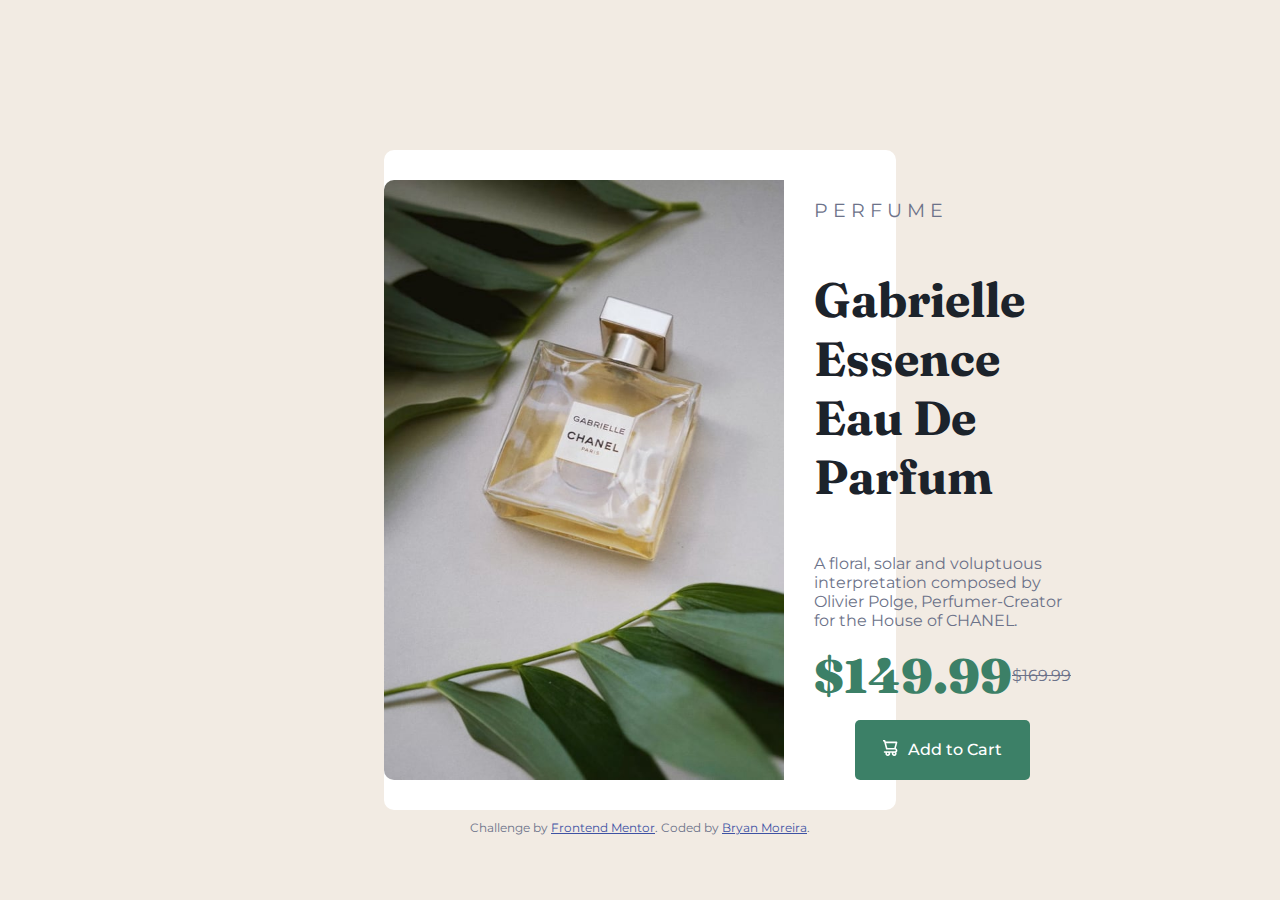
<file: index.html>
<!DOCTYPE html>
<html lang="en">
<head>
  <meta charset="UTF-8">
  <meta name="viewport" content="width=device-width, initial-scale=1.0"> <!-- displays site properly based on user's device -->

  <link rel="icon" type="image/png" sizes="32x32" href="./images/favicon-32x32.png">
  <link rel="preconnect" href="https://fonts.googleapis.com"><link rel="preconnect" href="https://fonts.gstatic.com" crossorigin><link href="https://fonts.googleapis.com/css2?family=Montserrat:wght@500;700&family=Playfair+Display:wght@500;700&display=swap" rel="stylesheet">
  <link rel="stylesheet" href="style.css">
  
  <title>Frontend Mentor | Product preview card component</title>

</head>
<body>

  <div class="main">
    
    <img src="./images/image-product-desktop.jpg" alt="product image">
    <div class="product-description">
      <h3 class="perfume">P E R F U M E</h3>
      <h3 class="perfume-name">Gabrielle Essence Eau De Parfum</h3>
      
      <p class="description">A floral, solar and voluptuous interpretation composed by Olivier Polge, 
        Perfumer-Creator for the House of CHANEL.</p>

      <div class="prices">
        <div class="price-green">$149.99</div> 
        <div class="price-grey">$169.99</div> 
      </div>

      <a href="https://www.linkedin.com/in/bryan-i-moreira/" class="button" target="_blank">
        <div class="icon"><svg width="15" height="16" xmlns="http://www.w3.org/2000/svg"><path d="M14.383 10.388a2.397 2.397 0 0 0-1.518-2.222l1.494-5.593a.8.8 0 0 0-.144-.695.8.8 0 0 0-.631-.28H2.637L2.373.591A.8.8 0 0 0 1.598 0H0v1.598h.983l1.982 7.4a.8.8 0 0 0 .799.59h8.222a.8.8 0 0 1 0 1.599H1.598a.8.8 0 1 0 0 1.598h.943a2.397 2.397 0 1 0 4.507 0h1.885a2.397 2.397 0 1 0 4.331-.376 2.397 2.397 0 0 0 1.12-2.021ZM11.26 7.99H4.395L3.068 3.196h9.477L11.26 7.991Zm-6.465 6.392a.8.8 0 1 1 0-1.598.8.8 0 0 1 0 1.598Zm6.393 0a.8.8 0 1 1 0-1.598.8.8 0 0 1 0 1.598Z" fill="#FFF"/></svg></div>
        <div class="cart">Add to Cart</div>
        
      </a>
      
    </div>
    
  </div>
  <footer class="attribution">
    Challenge by <a href="https://www.frontendmentor.io?ref=challenge" target="_blank">Frontend Mentor</a>. 
    Coded by <a href="https://www.linkedin.com/in/bryan-i-moreira/" target="_blank">Bryan Moreira</a>.
  </footer>
</body>
</html>
</file>
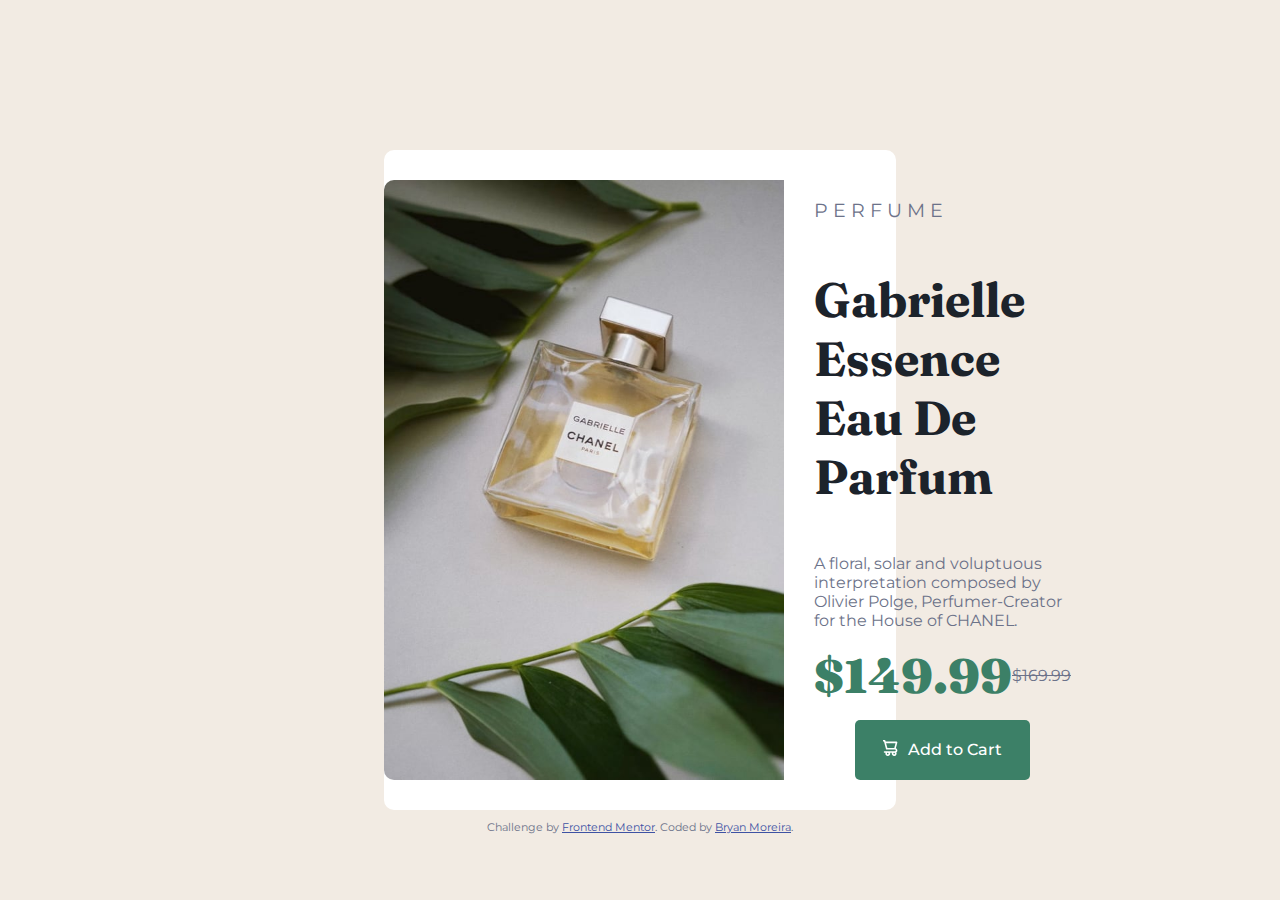
<file: product-preview-card-component-main/index.html>
<!DOCTYPE html>
<html lang="en">
<head>
  <meta charset="UTF-8">
  <meta name="viewport" content="width=device-width, initial-scale=1.0"> <!-- displays site properly based on user's device -->

  <link rel="icon" type="image/png" sizes="32x32" href="./images/favicon-32x32.png">
  <link rel="preconnect" href="https://fonts.googleapis.com"><link rel="preconnect" href="https://fonts.gstatic.com" crossorigin><link href="https://fonts.googleapis.com/css2?family=Montserrat:wght@500;700&family=Playfair+Display:wght@500;700&display=swap" rel="stylesheet">
  <link rel="stylesheet" href="style.css">
  
  <title>Frontend Mentor | Product preview card component</title>

  <!-- Feel free to remove these styles or customise in your own stylesheet 👍 -->
  <style>
    .attribution { font-size: 11px; text-align: center; }
    .attribution a { color: hsl(228, 45%, 44%); }
  </style>
</head>
<body>

  <div class="container">
    
    <img src="./images/image-product-desktop.jpg" alt="product image">
    <div class="product-description">
      <h3 class="perfume">P E R F U M E</h3>
      <h3 class="perfume-name">Gabrielle Essence Eau De Parfum</h3>
      
      <p class="description">A floral, solar and voluptuous interpretation composed by Olivier Polge, 
        Perfumer-Creator for the House of CHANEL.</p>

      <div class="prices">
        <div class="price-green">$149.99</div> 
        <div class="price-grey">$169.99</div> 
      </div>

      <a href="https://www.linkedin.com/in/bryan-i-moreira/" class="button" target="_blank">
        <div class="icon"><svg width="15" height="16" xmlns="http://www.w3.org/2000/svg"><path d="M14.383 10.388a2.397 2.397 0 0 0-1.518-2.222l1.494-5.593a.8.8 0 0 0-.144-.695.8.8 0 0 0-.631-.28H2.637L2.373.591A.8.8 0 0 0 1.598 0H0v1.598h.983l1.982 7.4a.8.8 0 0 0 .799.59h8.222a.8.8 0 0 1 0 1.599H1.598a.8.8 0 1 0 0 1.598h.943a2.397 2.397 0 1 0 4.507 0h1.885a2.397 2.397 0 1 0 4.331-.376 2.397 2.397 0 0 0 1.12-2.021ZM11.26 7.99H4.395L3.068 3.196h9.477L11.26 7.991Zm-6.465 6.392a.8.8 0 1 1 0-1.598.8.8 0 0 1 0 1.598Zm6.393 0a.8.8 0 1 1 0-1.598.8.8 0 0 1 0 1.598Z" fill="#FFF"/></svg></div>
        <div class="cart">Add to Cart</div>
        
      </a>
      
    </div>
    
  </div>
  <div class="attribution">
    Challenge by <a href="https://www.frontendmentor.io?ref=challenge" target="_blank">Frontend Mentor</a>. 
    Coded by <a href="https://www.linkedin.com/in/bryan-i-moreira/" target="_blank">Bryan Moreira</a>.
  </div>
</body>
</html>
</file>
<file: style.css>
@font-face {
    font-family: 'Fraunces';
    src: url(fraunces/frauncessoftwonkopszwght.ttf);
}

body{
    margin: 0;
    padding: 0;
    background-color:hsl(30, 38%, 92%)
}

.main {
    display: flex;
    justify-content: space-between;
    align-items: center;
    border-radius: 10px;
    width: 40%;
    background-color: hsl(0, 0%, 100%);
    margin: auto;
    margin-top: 150px;
}

img{
    width: 400px;
    height: auto;
    border-radius: 10px 0 0 10px;
}

.perfume-name {
    font-family: 'Fraunces', serif;
    font-weight: 700;
    font-size: 48px;
    color: hsl(212, 21%, 14%);
}

.perfume{
    font-family: 'Montserrat', sans-serif;
    font-weight: 400;
    color: hsl(228, 12%, 48%);
}

.description{
    font-family: 'Montserrat', sans-serif;
    font-weight: 400;
    color: hsl(228, 12%, 48%);
}

.prices{
    display: flex;
    justify-content: space-around;
    align-items: center;
    margin-bottom: 15px;
}

.price-green{
    font-family: 'Fraunces', sans-serif;
}

.price-grey{
    font-family: 'Montserrat', sans-serif;
    color: hsl(228, 12%, 48%);
    text-decoration: line-through;
    vertical-align: baseline;
}

.price-green{
    color: hsl(158, 36%, 37%);
    font-weight: 900;
    font-size: 48px;
}

.product-description{
    justify-content: space-between;
    padding: 10px;
    justify-content: space-around;
    margin: 20px;
}

.button{
    display: flex;
    justify-content: center;
    align-items: center;
    margin: auto;
    padding: 10px;
    font-family: 'Montserrat', sans-serif;
    background-color: hsl(158, 36%, 37%);
    border-radius: 5px;
    color: white;
    font-weight: 500;
    text-decoration: none;
    height: 40px;
    width: 60%;
}

.icon{
    margin-right: 10px;
}

.button .span{
    justify-content: space-between;
}

.attribution{
    font-family: 'Montserrat', sans-serif;
    font-size: 10px;
    color: hsl(228, 12%, 48%);
    text-align: center;
    margin-top: 10px;
    font-size: 12px;
    text-align: center;
}

.attribution a{
    color: hsl(228, 45%, 44%);
}
</file>
<file: product-preview-card-component-main/style.css>
@font-face {
    font-family: 'Fraunces';
    src: url(fraunces/frauncessoftwonkopszwght.ttf);
}

body{
    margin: 0;
    padding: 0;
    background-color:hsl(30, 38%, 92%)
}

.container {
    display: flex;
    justify-content: space-between;
    align-items: center;
    border-radius: 10px;
    width: 40%;
    background-color: hsl(0, 0%, 100%);
    margin: auto;
    margin-top: 150px;
}

img{
    width: 400px;
    height: auto;
    border-radius: 10px 0 0 10px;
}

.perfume-name {
    font-family: 'Fraunces', serif;
    font-weight: 700;
    font-size: 48px;
    color: hsl(212, 21%, 14%);
}

.perfume{
    font-family: 'Montserrat', sans-serif;
    font-weight: 400;
    color: hsl(228, 12%, 48%);
}

.description{
    font-family: 'Montserrat', sans-serif;
    font-weight: 400;
    color: hsl(228, 12%, 48%);
}

.prices{
    display: flex;
    justify-content: space-around;
    align-items: center;
    margin-bottom: 15px;
}

.price-green{
    font-family: 'Fraunces', sans-serif;
}

.price-grey{
    font-family: 'Montserrat', sans-serif;
    color: hsl(228, 12%, 48%);
    text-decoration: line-through;
    vertical-align: baseline;
}

.price-green{
    color: hsl(158, 36%, 37%);
    font-weight: 900;
    font-size: 48px;
}

.product-description{
    justify-content: space-between;
    padding: 10px;
    justify-content: space-around;
    margin: 20px;
}

.button{
    display: flex;
    justify-content: center;
    align-items: center;
    margin: auto;
    padding: 10px;
    font-family: 'Montserrat', sans-serif;
    background-color: hsl(158, 36%, 37%);
    border-radius: 5px;
    color: white;
    font-weight: 500;
    text-decoration: none;
    height: 40px;
    width: 60%;
}

.icon{
    margin-right: 10px;
}

.button .span{
    justify-content: space-between;
}

.attribution{
    font-family: 'Montserrat', sans-serif;
    font-size: 10px;
    color: hsl(228, 12%, 48%);
    text-align: center;
    margin-top: 10px;
    font-size: 12px;
}
</file>
